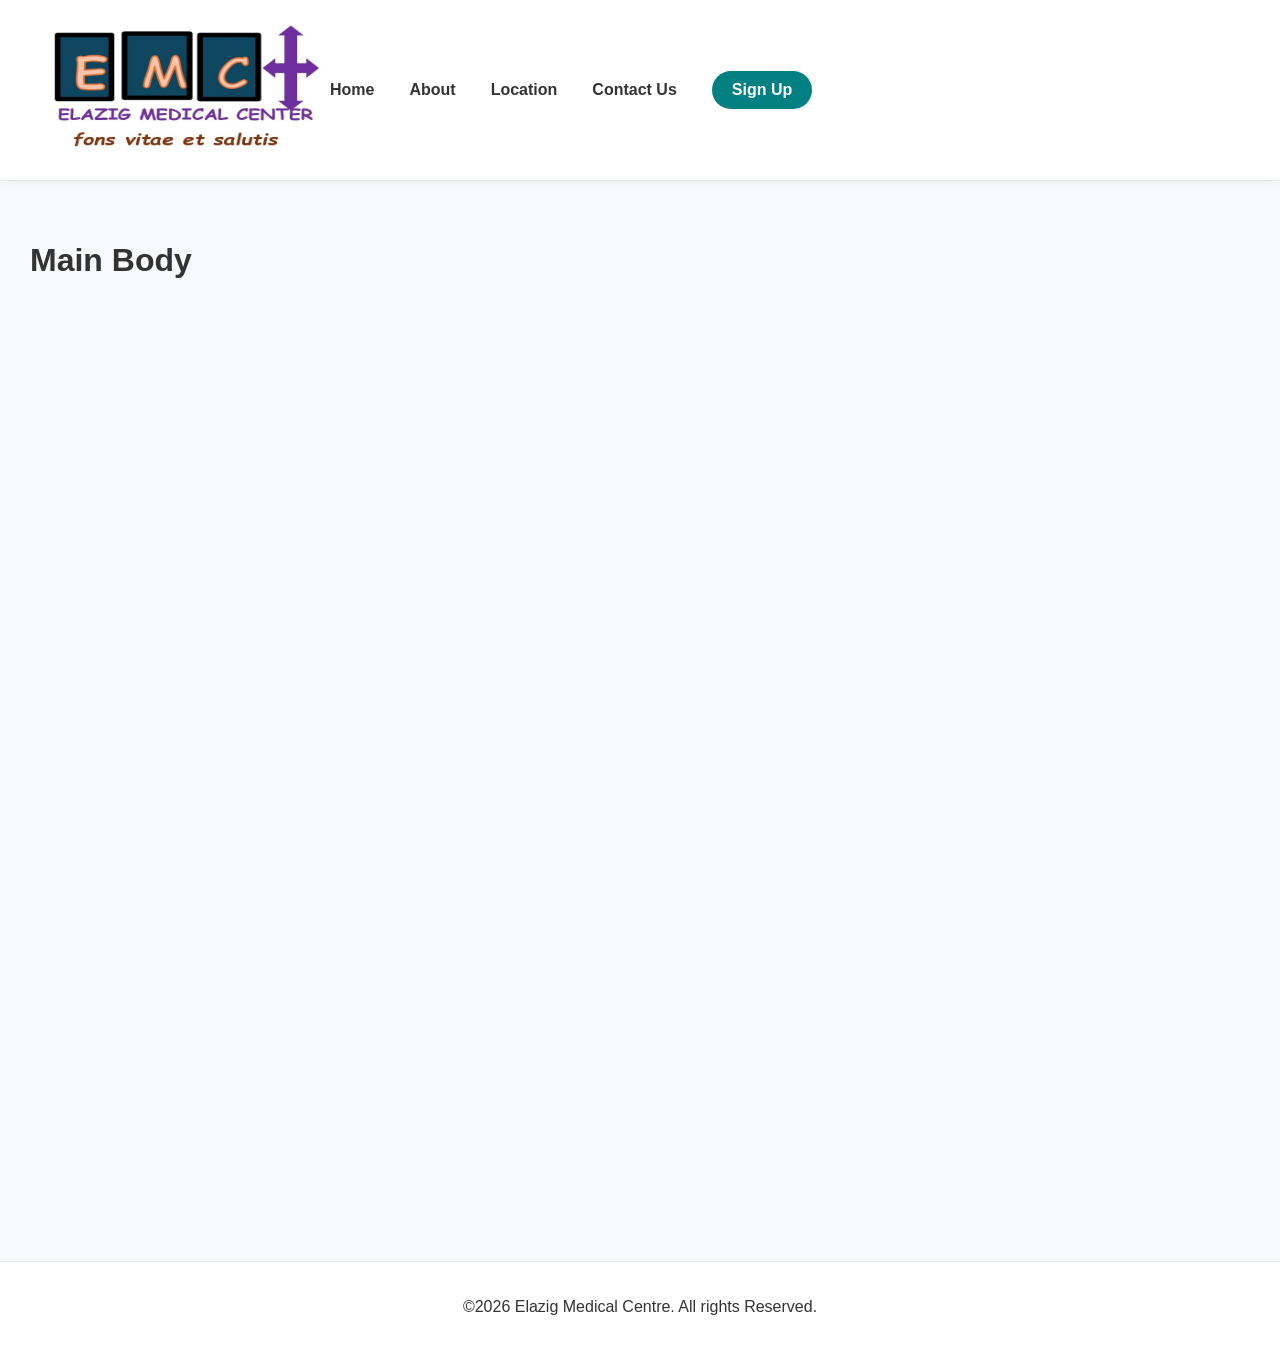
<file: index.html>
<!DOCTYPE html>
<html lang="en">
<head>
    <meta charset="UTF-8">
    <meta name="viewport" content="width=device-width, initial-scale=1.0">
    <title>Elazig Medical Centre</title>
    <link rel="stylesheet" href="style.css">
</head>
<body>
    <header class="main-header">
        <div class="logo">
        <img src="images/mylogo.jpg" alt="Elazig Logo" style="height: 150px; width: 300px;">
        </div>
        <nav class="nav">
            <!-- <ul> -->
                <a href="index.html" target="_self">Home</a>
                <a href="about.html">About</a>
                <a href="location.html">Location</a>
                <a href="contact.html">Contact Us</a>
                <a href="signup.html">Sign Up</a>
            <!-- </ul> -->
        </nav>
    </header>
    <hr>
        <div class="main-content">
            <h1>Main Body</h1>
        </div>
        <footer>
            <p>&copy;2026 Elazig Medical Centre. All rights Reserved. </p>
        </footer>
</body>
</html>
</file>
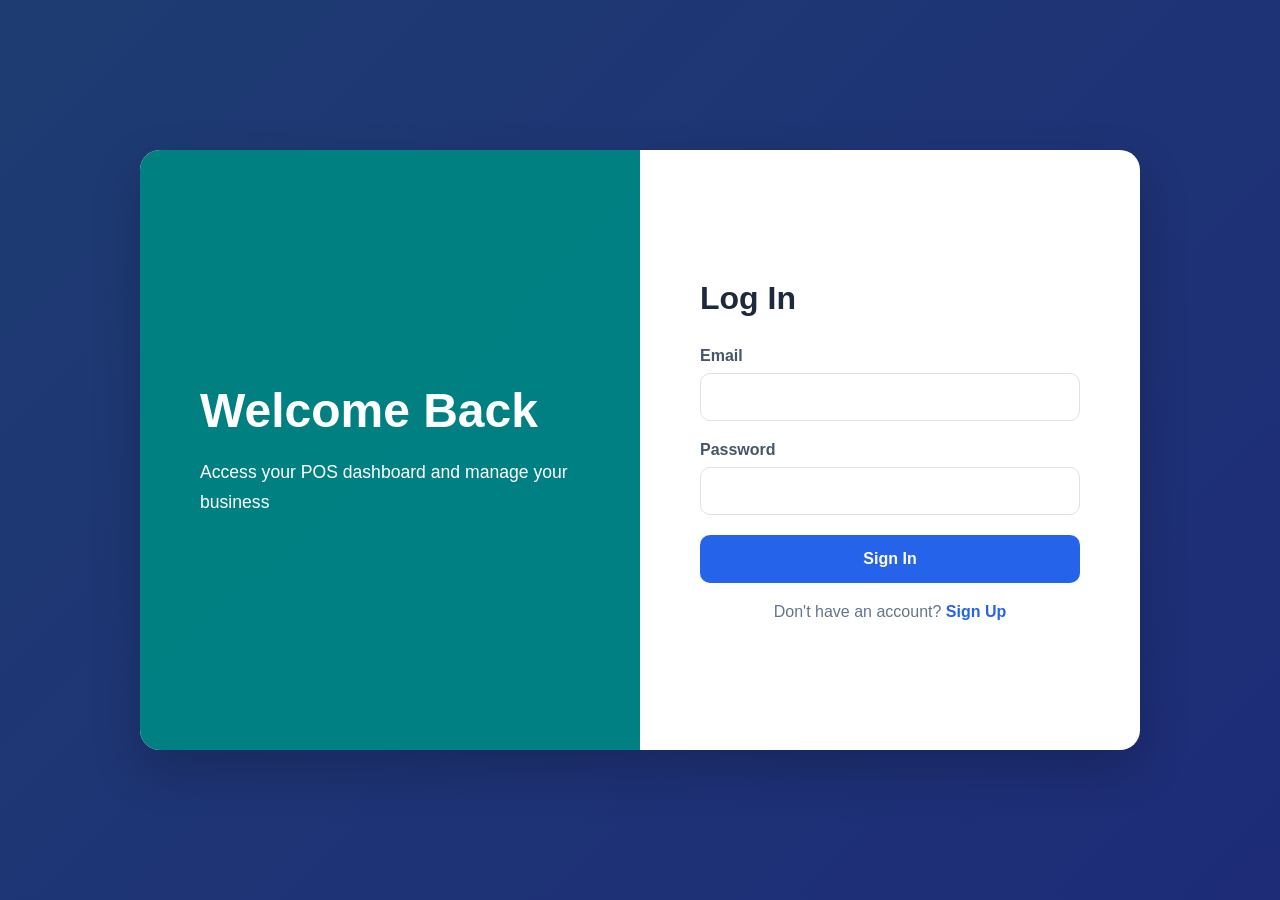
<file: login.html>
<!DOCTYPE html>
<html lang="en">
<head>
    <meta charset="UTF-8">
    <meta name="viewport" content="width=device-width, initial-scale=1.0">
    <title>Login</title>
    <link rel="stylesheet" href="login.css">
</head>
<body>
    <div class="login-form">
        <div class="card">
            <div class="left-panel">
                <h1>Welcome Back</h1>
                <p>Access your POS dashboard and manage your business</p>
        </div>
        <div class="right-panel">
            <h2>Log In</h2> 

        <form action="/login">
            <div class="input-group">
                <label for="email">Email</label>
                <input type="email" name="email" class="inputs">
            </div>
            <div class="input-group">
                <label for="password">Password</label>
                <input type="password" name="password" class="inputs">
            </div>
        
            <button type="submit" class="login-btn">Sign In</button>
            <p class="link">
                Don't have an account?
                <a href="signup.html">Sign Up</a>
            </p>
        </form>
    </div>
    </div>
    </div>
</body>
</html>
</file>
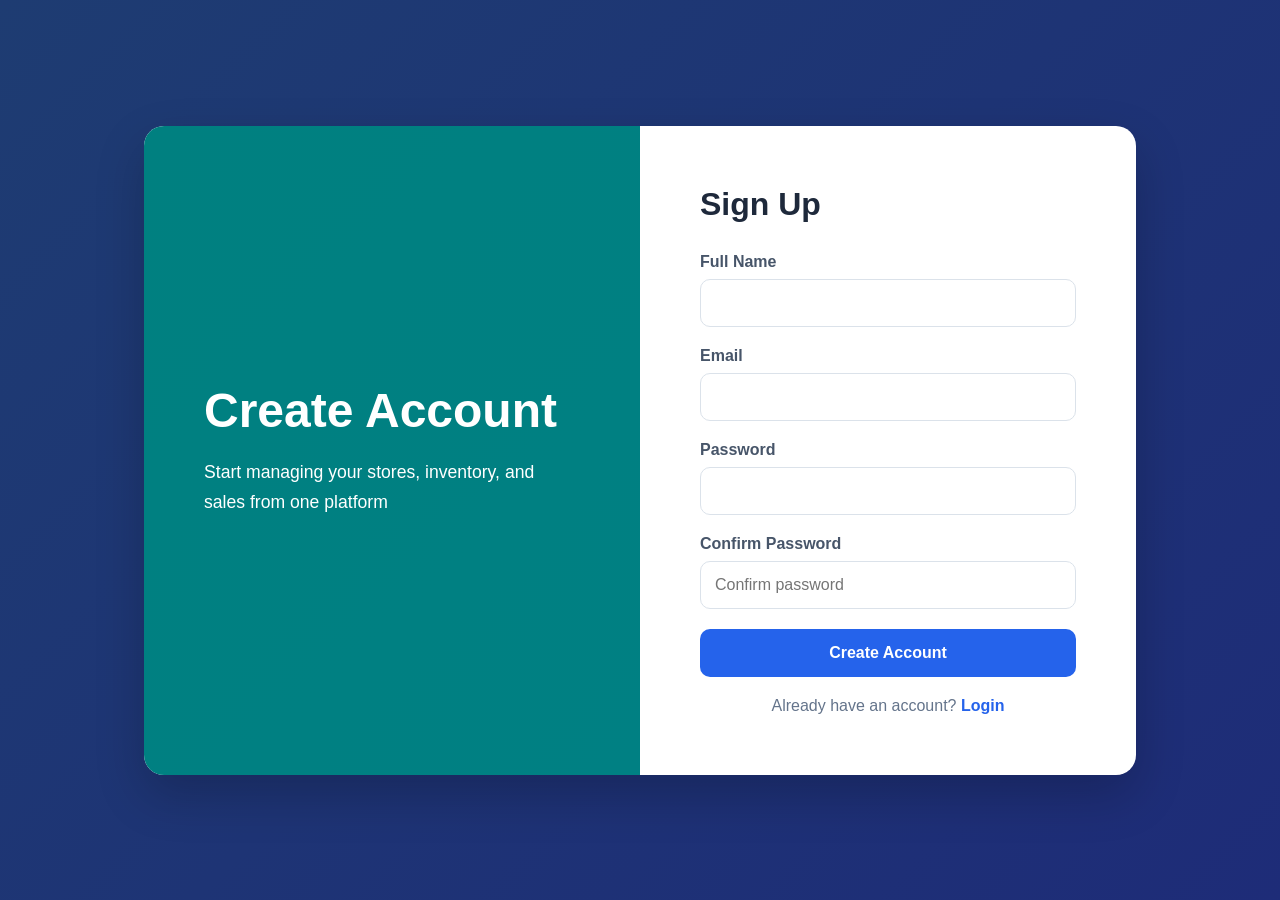
<file: signup.html>
<!DOCTYPE html>
<html lang="en">
<head>
    <meta charset="UTF-8">
    <meta name="viewport" content="width=device-width, initial-scale=1.0">
    <title>Sign Up</title>
    <link rel="stylesheet" href="login.css">
</head>
<body>
    <div class="signup-form">
        <div class="card">
            <div class="left-panel">
                <h1>Create Account</h1>
                <p>Start managing your stores, inventory, and sales from one platform</p>
            </div>
            <div class="right-panel">
                <h2>Sign Up</h2> 
                <form action="/signup">
                    <div class="input-group">
                        <label for="name">Full Name</label>
                        <input type="text" name="name" class="inputs">
                    </div>
                    <div class="input-group">
                        <label for="email">Email</label>
                        <input type="email" name="email" class="inputs">
                    </div>
                    <div class="input-group">
                        <label for="password">Password</label>
                        <input type="password" name="password" class="inputs">
                    </div>
                    <div class="input-group">
                        <label for="confirm-password">Confirm Password</label>
                        <input type="password" placeholder="Confirm password">
                    </div>
                <button type="submit" class="signup-btn">Create Account</button>
                <p class="link">
                    Already have an account?
                    <a href="login.html">Login</a>
                </p>

                </form>

            </div>
        </div>
    
    </div>
    
</body>
</html>
</file>
<file: style.css>
/* Medical Theme Colors */
:root{
    --primary-blue: #0056b3;
    --medical-teal: #008080;
    --teal-hover: #006666;
    --text-dark: #333333;
    --light-bg: #f8f9fa;
}

body{
    margin: 0;
    font-family: Arial, Helvetica, sans-serif;
    background-color: var(--light-bg);
    color: var(--text-dark);
}

.main-header{
    display: flex;
    align-items: center;
    padding: 15px 30px;
    background-color: #ffffff;
    box-shadow: 0 2px 10px rgba(0,0,0,0.05);

    /* Makes header stay at the top */
    position: sticky;
    top: 0;
    z-index: 1000; /* Ensures it stays above main content */
}
.logo{
    /* flex-shrink: 0; /* Prevens logo from squeezing */
    /* margin-left: 30px;  */
    /* width: 35%; */
    display: flex;
    align-items: center;
    overflow: none;
}
.nav{
    /* flex-grow: 1; */
    width: 65%;
    display: flex;
    justify-content: flex-start;
    align-items: center;
    /* margin-left: 50px; */
    /* margin-right: 20px; */
    gap: 35px;
}
.nav a{
    text-decoration: none;
    color: var(--text-dark);
    font-weight: 600;
    transition: color 0.2s ease;
}
.nav a:hover{
    color: var(--primary-blue);
}
.nav a[href="signup.html"] {
    background-color: var(--medical-teal);
    color: #ffffff;
    padding: 10px 20px;
    border-radius: 20px; /* Rounded pill shape */
    transition: background-color 0.2s ease, transform 0.1s ease;
}

.nav a[href="signup.html"]:hover {
    background-color: var(--teal-hover);
    transform: translateY(-1px); /* Slight lift effect on hover */
}

.nav a[href="signup.html"]:active {
    transform: translateY(0);
}

/* 6. Content Spacing (Prevents content from hiding behind sticky header) */
.main-content {
    padding: 40px 30px;
    min-height: 1000px; /* Temporary height to test scrolling functionality */
}
hr {
    margin: 0;
    border: none;
    border-top: 1px solid #e9ecef;
}

footer {
    text-align: center;
    padding: 20px;
    background-color: #ffffff;
    border-top: 1px solid #e9ecef;
}
</file>
<file: login.css>
*{
    margin:0;
    padding:0;
    box-sizing:border-box;
    font-family:'Segoe UI',sans-serif;
}

body{
    background:linear-gradient(135deg,#1e3c72,#1e2c78);
    min-height:100vh;
    display:flex;
    justify-content:center;
    align-items:center;
    padding:20px;
}

.login-form{
    width:100%;
    max-width:1000px;
}

.card{
    background:white;
    border-radius:20px;
    overflow:hidden;
    display:flex;
    min-height:600px;
    box-shadow:0 20px 50px rgba(0,0,0,0.2);
}

.left-panel{
    flex:1;
    background:linear-gradient(135deg,#008080,#008083);
    color:white;
    padding:60px;
    display:flex;
    flex-direction:column;
    justify-content:center;
}

.left-panel h1{
    font-size:3rem;
    margin-bottom:20px;
}

.left-panel p{
    font-size:1.1rem;
    line-height:1.7;
}

.right-panel{
    flex:1;
    padding:60px;
    display:flex;
    flex-direction:column;
    justify-content:center;
}

.right-panel h2{
    margin-bottom:30px;
    color:#1e293b;
    font-size:2rem;
}

.input-group{
    margin-bottom:20px;
}

.input-group label{
    display:block;
    margin-bottom:8px;
    font-weight:600;
    color:#475569;
}

.input-group input{
    width:100%;
    padding:14px;
    border:1px solid #dbe2ea;
    border-radius:10px;
    font-size:1rem;
    transition:0.3s;
}

.input-group input:focus{
    outline:none;
    border-color:#2563eb;
    box-shadow:0 0 0 3px rgba(37,99,235,0.2);
}

button{
    width:100%;
    padding:15px;
    border:none;
    border-radius:10px;
    background:#2563eb;
    color:white;
    font-size:1rem;
    font-weight:600;
    cursor:pointer;
    transition:0.3s;
}

button:hover{
    background:#1d4ed8;
}

.link{
    margin-top:20px;
    text-align:center;
    color:#64748b;
}

.link a{
    color:#2563eb;
    text-decoration:none;
    font-weight:600;
}

.link a:hover{
    text-decoration:underline;
}

@media(max-width:768px){

    .card{
        flex-direction:column;
    }

    .left-panel{
        padding:40px;
        text-align:center;
    }

    .left-panel h1{
        font-size:2rem;
    }

    .right-panel{
        padding:40px;
    }
}
</file>
